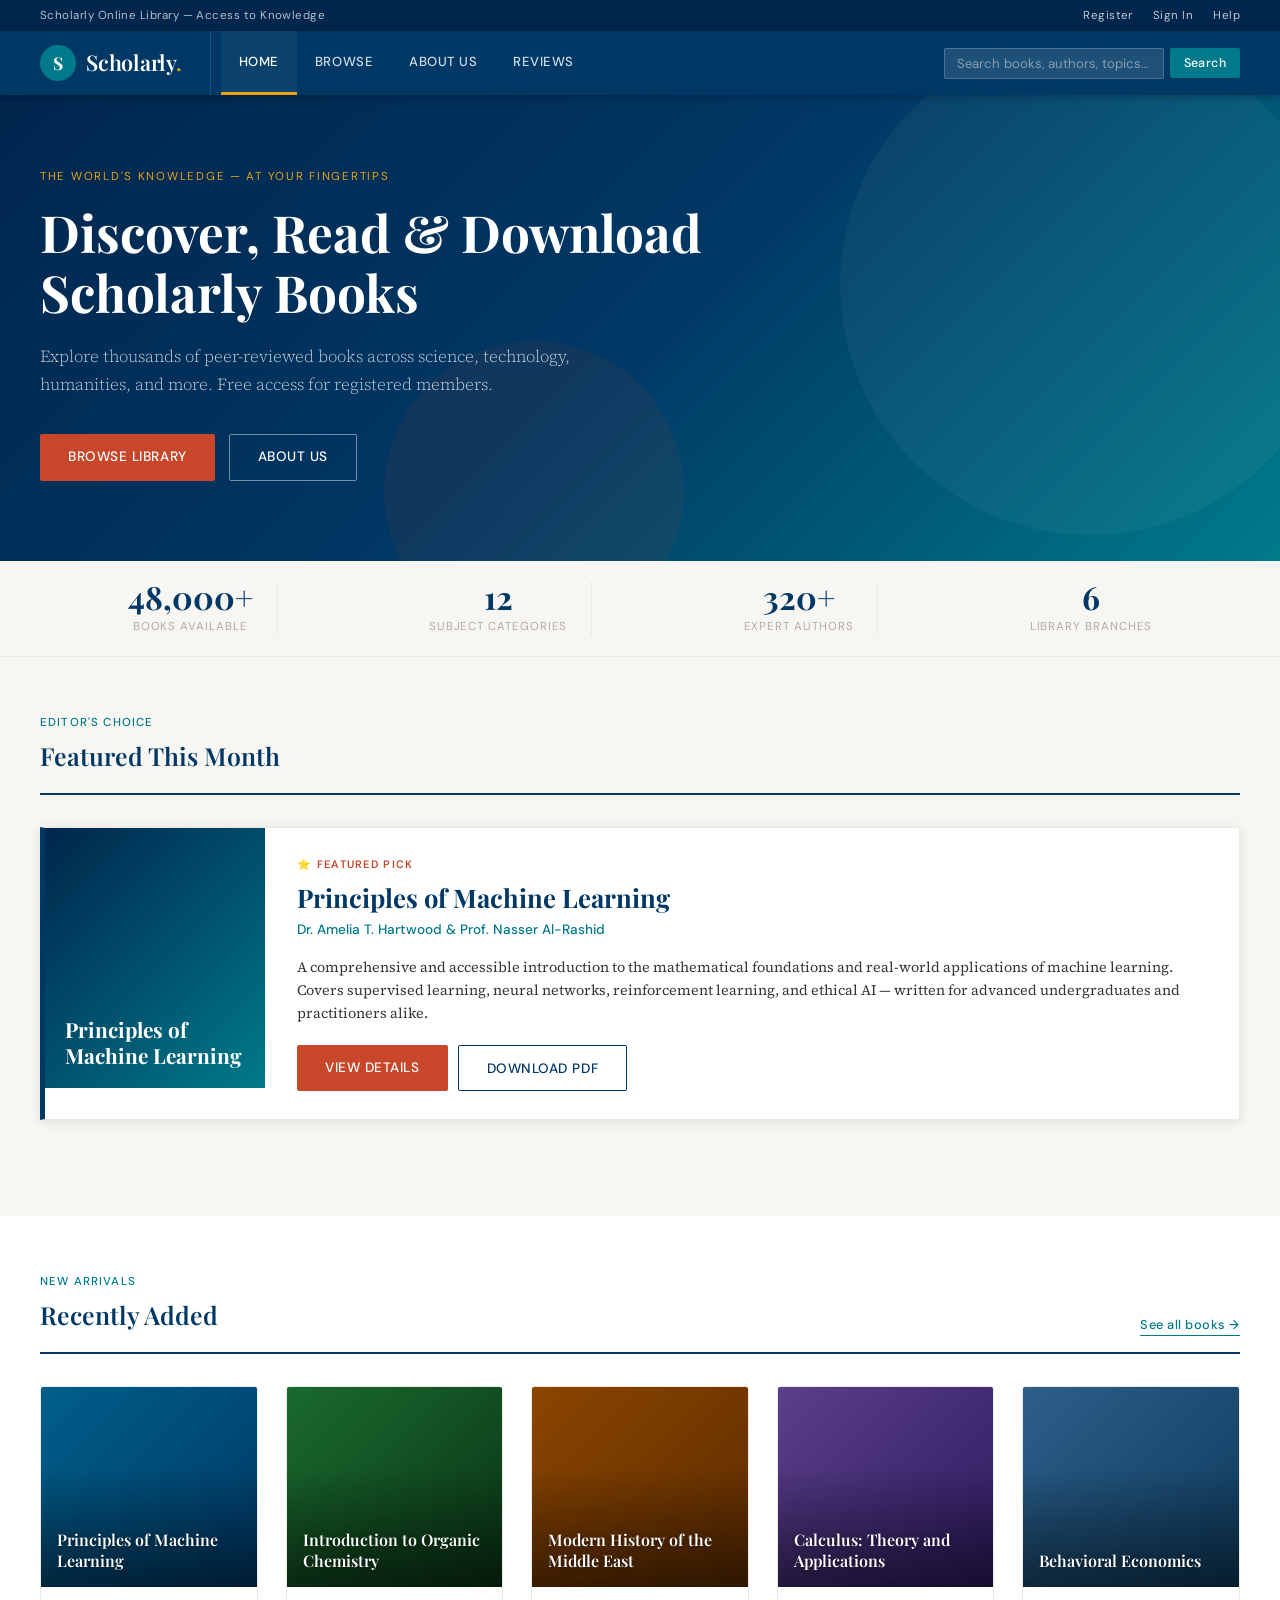
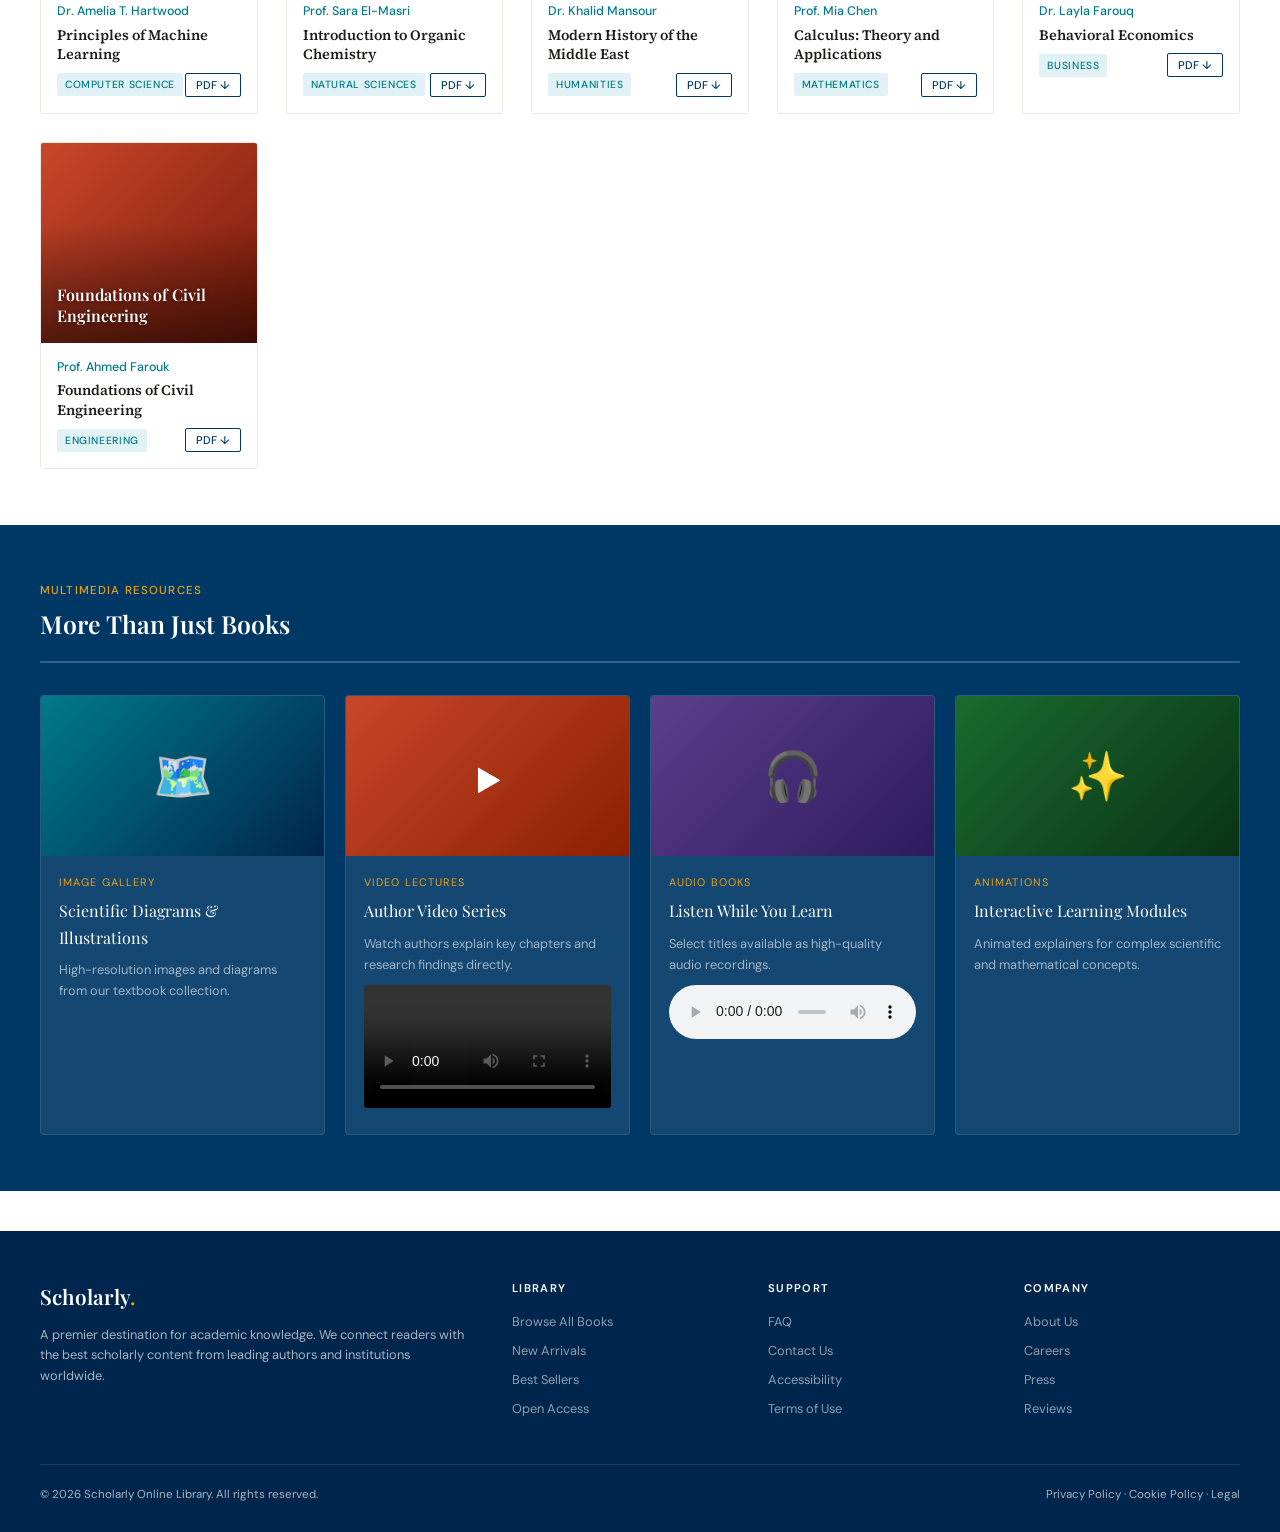
<file: index.html>
<!DOCTYPE html>
<html lang="en">
<head>
  <meta charset="UTF-8" />
  <meta name="viewport" content="width=device-width, initial-scale=1.0"/>
  <title>Scholarly – Online Library</title>
  <link rel="preconnect" href="https://fonts.googleapis.com">
  <link href="https://fonts.googleapis.com/css2?family=Playfair+Display:wght@400;600;700&family=Source+Serif+4:ital,wght@0,300;0,400;0,600;1,400&family=DM+Sans:wght@300;400;500&display=swap" rel="stylesheet">
  <link rel="stylesheet" href="css/styles.css">
  <link rel="stylesheet" href="css/home.css">
</head>
<body>

  <!-- ── Nav (shared) ── -->
  <div class="utility-bar">
    <span>Scholarly Online Library — Access to Knowledge</span>
    <div class="utility-bar-links">
      <a href="#">Register</a>
      <a href="#">Sign In</a>
      <a href="#">Help</a>
    </div>
  </div>
  <nav class="main-nav">
    <a class="nav-brand" href="index.html">
      <div class="nav-logo-icon">S</div>
      <div class="nav-brand-text">Scholarly<span>.</span></div>
    </a>
    <div class="nav-links">
      <a class="nav-link active" href="index.html">Home</a>
      <a class="nav-link" href="browse.html">Browse</a>
      <a class="nav-link" href="about.html">About Us</a>
      <a class="nav-link" href="reviews.html">Reviews</a>
    </div>
    <div class="nav-search">
      <input type="text" id="searchInput" placeholder="Search books, authors, topics…" />
      <button onclick="handleSearch()">Search</button>
    </div>
  </nav>
  <div class="toast" id="toast"><span id="toastMsg">✓ Action completed</span></div>

  <!-- ── Hero ── -->
  <section class="hero">
    <div class="hero-inner">
      <div class="hero-eyebrow">The World's Knowledge — At Your Fingertips</div>
      <h1>Discover, Read &amp; Download Scholarly Books</h1>
      <p>Explore thousands of peer-reviewed books across science, technology, humanities, and more. Free access for registered members.</p>
      <div class="hero-cta">
        <a class="btn-primary" href="browse.html">Browse Library</a>
        <a class="btn-outline" href="about.html">About Us</a>
      </div>
    </div>
  </section>

  <!-- ── Stats Bar ── -->
  <div class="stats-bar">
    <div class="stats-inner">
      <div class="stat-item">
        <div class="stat-number">48,000+</div>
        <div class="stat-label">Books Available</div>
      </div>
      <div class="stat-item">
        <div class="stat-number">12</div>
        <div class="stat-label">Subject Categories</div>
      </div>
      <div class="stat-item">
        <div class="stat-number">320+</div>
        <div class="stat-label">Expert Authors</div>
      </div>
      <div class="stat-item">
        <div class="stat-number">6</div>
        <div class="stat-label">Library Branches</div>
      </div>
    </div>
  </div>

  <!-- ── Featured Book ── -->
  <section class="section" style="background: var(--off-white);">
    <div class="section-inner">
      <div class="section-header">
        <div class="section-title"><span>Editor's Choice</span>Featured This Month</div>
      </div>
      <div class="featured-book">
        <div class="featured-cover" style="background: linear-gradient(135deg, #00264d, #007a8a);">
          <div class="featured-cover-title">Principles of Machine Learning</div>
        </div>
        <div class="featured-body">
          <div class="featured-label">⭐ Featured Pick</div>
          <div class="featured-title">Principles of Machine Learning</div>
          <div class="featured-author">Dr. Amelia T. Hartwood &amp; Prof. Nasser Al-Rashid</div>
          <p class="featured-desc">A comprehensive and accessible introduction to the mathematical foundations and real-world applications of machine learning. Covers supervised learning, neural networks, reinforcement learning, and ethical AI — written for advanced undergraduates and practitioners alike.</p>
          <div class="featured-actions">
            <a class="btn-primary" href="book-detail.html?id=ml">View Details</a>
            <button class="btn-outline" style="color:var(--navy);border-color:var(--navy);"
              onclick="downloadBook('Principles of Machine Learning')">Download PDF</button>
          </div>
        </div>
      </div>
    </div>
  </section>

  <!-- ── New Arrivals ── -->
  <section class="section">
    <div class="section-inner">
      <div class="section-header">
        <div class="section-title"><span>New Arrivals</span>Recently Added</div>
        <a class="see-all-link" href="browse.html">See all books →</a>
      </div>
      <div class="books-grid" id="home-books-grid"></div>
    </div>
  </section>

  <!-- ── Multimedia ── -->
  <section class="section" style="background: var(--navy); color: white;">
    <div class="section-inner">
      <div class="section-header" style="border-bottom-color: rgba(255,255,255,0.2);">
        <div class="section-title" style="color:white;">
          <span style="color:var(--gold);">Multimedia Resources</span>
          More Than Just Books
        </div>
      </div>
      <div class="media-grid">

        <div class="media-card">
          <div class="media-thumb" style="background:linear-gradient(135deg,#007a8a,#00264d);">🗺️</div>
          <div class="media-body">
            <div class="media-label">Image Gallery</div>
            <div class="media-title">Scientific Diagrams &amp; Illustrations</div>
            <div class="media-desc">High-resolution images and diagrams from our textbook collection.</div>
          </div>
        </div>

        <div class="media-card">
          <div class="media-thumb" style="background:linear-gradient(135deg,#c8472b,#8b2000);">▶️</div>
          <div class="media-body">
            <div class="media-label">Video Lectures</div>
            <div class="media-title">Author Video Series</div>
            <div class="media-desc">Watch authors explain key chapters and research findings directly.</div>
            <video style="width:100%;border-radius:3px;margin-top:10px;" controls>
              <source src="" type="video/mp4">
              <p style="font-size:0.75rem;color:rgba(255,255,255,0.4);margin-top:4px;">Sample video — upload your video file here.</p>
            </video>
          </div>
        </div>

        <div class="media-card">
          <div class="media-thumb" style="background:linear-gradient(135deg,#5b3f8a,#2d1a5e);">🎧</div>
          <div class="media-body">
            <div class="media-label">Audio Books</div>
            <div class="media-title">Listen While You Learn</div>
            <div class="media-desc">Select titles available as high-quality audio recordings.</div>
            <audio style="width:100%;margin-top:10px;" controls>
              <source src="" type="audio/mpeg">
              <p style="font-size:0.75rem;color:rgba(255,255,255,0.4);margin-top:4px;">Sample audio — upload your audio file here.</p>
            </audio>
          </div>
        </div>

        <div class="media-card">
          <div class="media-thumb" style="background:linear-gradient(135deg,#1a6b2f,#0a3315);">✨</div>
          <div class="media-body">
            <div class="media-label">Animations</div>
            <div class="media-title">Interactive Learning Modules</div>
            <div class="media-desc">Animated explainers for complex scientific and mathematical concepts.</div>
          </div>
        </div>

      </div>
    </div>
  </section>

  <!-- ── Footer ── -->
  <footer>
    <div class="footer-inner">
      <div class="footer-grid">
        <div class="footer-brand">
          <div class="brand-name">Scholarly<span>.</span></div>
          <p>A premier destination for academic knowledge. We connect readers with the best scholarly content from leading authors and institutions worldwide.</p>
        </div>
        <div class="footer-col">
          <h5>Library</h5>
          <a href="browse.html">Browse All Books</a>
          <a href="browse.html">New Arrivals</a>
          <a href="browse.html">Best Sellers</a>
          <a href="browse.html">Open Access</a>
        </div>
        <div class="footer-col">
          <h5>Support</h5>
          <a href="#">FAQ</a>
          <a href="#">Contact Us</a>
          <a href="#">Accessibility</a>
          <a href="#">Terms of Use</a>
        </div>
        <div class="footer-col">
          <h5>Company</h5>
          <a href="about.html">About Us</a>
          <a href="#">Careers</a>
          <a href="#">Press</a>
          <a href="reviews.html">Reviews</a>
        </div>
      </div>
      <div class="footer-bottom">
        <span>© 2026 Scholarly Online Library. All rights reserved.</span>
        <span>Privacy Policy · Cookie Policy · Legal</span>
      </div>
    </div>
  </footer>

  <script src="js/shared.js"></script>
  <script src="js/home.js"></script>
</body>
</html>
</file>
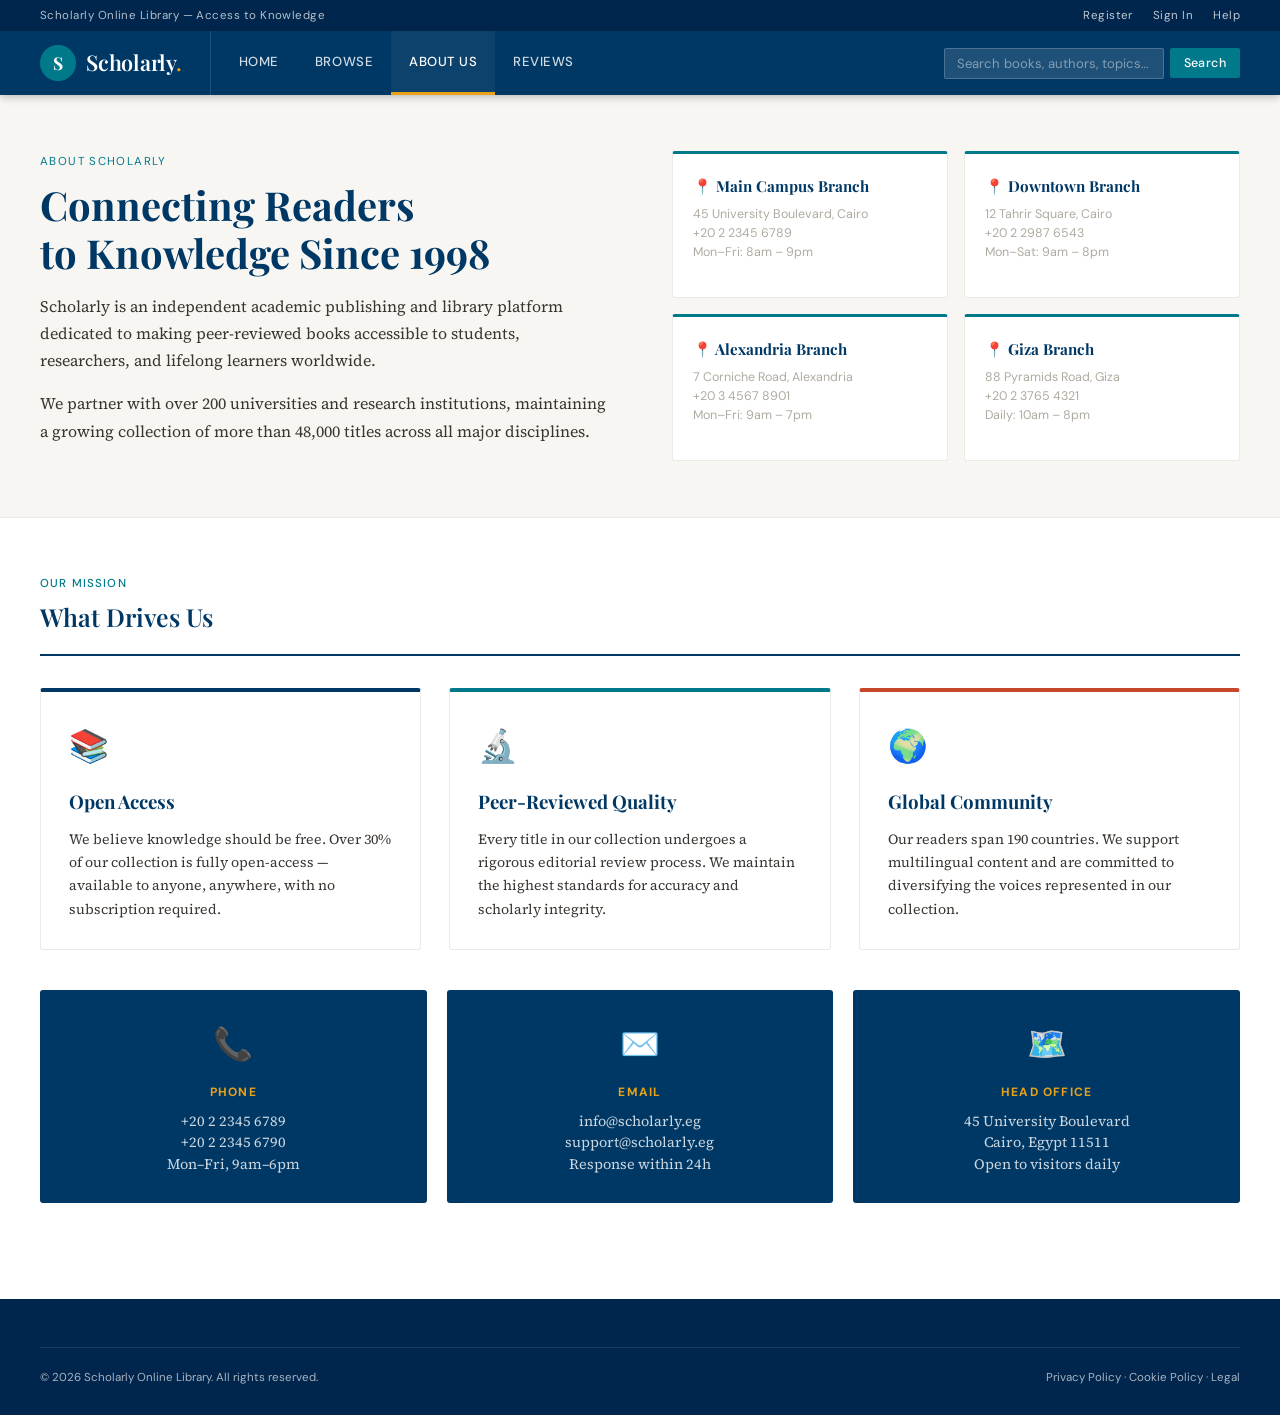
<file: about.html>
<!DOCTYPE html>
<html lang="en">
<head>
  <meta charset="UTF-8" />
  <meta name="viewport" content="width=device-width, initial-scale=1.0"/>
  <title>Scholarly – About Us</title>
  <link rel="preconnect" href="https://fonts.googleapis.com">
  <link href="https://fonts.googleapis.com/css2?family=Playfair+Display:wght@400;600;700&family=Source+Serif+4:ital,wght@0,300;0,400;0,600;1,400&family=DM+Sans:wght@300;400;500&display=swap" rel="stylesheet">
  <link rel="stylesheet" href="css/styles.css">
  <link rel="stylesheet" href="css/about.css">
</head>
<body>

  <!-- ── Nav ── -->
  <div class="utility-bar">
    <span>Scholarly Online Library — Access to Knowledge</span>
    <div class="utility-bar-links">
      <a href="#">Register</a>
      <a href="#">Sign In</a>
      <a href="#">Help</a>
    </div>
  </div>
  <nav class="main-nav">
    <a class="nav-brand" href="index.html">
      <div class="nav-logo-icon">S</div>
      <div class="nav-brand-text">Scholarly<span>.</span></div>
    </a>
    <div class="nav-links">
      <a class="nav-link" href="index.html">Home</a>
      <a class="nav-link" href="browse.html">Browse</a>
      <a class="nav-link active" href="about.html">About Us</a>
      <a class="nav-link" href="reviews.html">Reviews</a>
    </div>
    <div class="nav-search">
      <input type="text" id="searchInput" placeholder="Search books, authors, topics…" />
      <button onclick="handleSearch()">Search</button>
    </div>
  </nav>
  <div class="toast" id="toast"><span id="toastMsg">✓ Action completed</span></div>

  <!-- ── About Hero ── -->
  <section class="about-hero">
    <div class="about-hero-inner">
      <div>
        <div class="about-eyebrow">About Scholarly</div>
        <h1>Connecting Readers<br/>to Knowledge Since 1998</h1>
        <p>Scholarly is an independent academic publishing and library platform dedicated to making peer-reviewed books accessible to students, researchers, and lifelong learners worldwide.</p>
        <p>We partner with over 200 universities and research institutions, maintaining a growing collection of more than 48,000 titles across all major disciplines.</p>
      </div>
      <div class="branches-grid">
        <div class="branch-card">
          <h4>📍 Main Campus Branch</h4>
          <p>45 University Boulevard, Cairo<br/>+20 2 2345 6789<br/>Mon–Fri: 8am – 9pm</p>
        </div>
        <div class="branch-card">
          <h4>📍 Downtown Branch</h4>
          <p>12 Tahrir Square, Cairo<br/>+20 2 2987 6543<br/>Mon–Sat: 9am – 8pm</p>
        </div>
        <div class="branch-card">
          <h4>📍 Alexandria Branch</h4>
          <p>7 Corniche Road, Alexandria<br/>+20 3 4567 8901<br/>Mon–Fri: 9am – 7pm</p>
        </div>
        <div class="branch-card">
          <h4>📍 Giza Branch</h4>
          <p>88 Pyramids Road, Giza<br/>+20 2 3765 4321<br/>Daily: 10am – 8pm</p>
        </div>
      </div>
    </div>
  </section>

  <!-- ── Mission ── -->
  <section class="section">
    <div class="section-inner">
      <div class="section-header">
        <div class="section-title"><span>Our Mission</span>What Drives Us</div>
      </div>
      <div class="mission-grid">
        <div class="mission-card" style="border-top-color:var(--navy);">
          <div class="mission-icon">📚</div>
          <h3>Open Access</h3>
          <p>We believe knowledge should be free. Over 30% of our collection is fully open-access — available to anyone, anywhere, with no subscription required.</p>
        </div>
        <div class="mission-card" style="border-top-color:var(--teal);">
          <div class="mission-icon">🔬</div>
          <h3>Peer-Reviewed Quality</h3>
          <p>Every title in our collection undergoes a rigorous editorial review process. We maintain the highest standards for accuracy and scholarly integrity.</p>
        </div>
        <div class="mission-card" style="border-top-color:var(--accent);">
          <div class="mission-icon">🌍</div>
          <h3>Global Community</h3>
          <p>Our readers span 190 countries. We support multilingual content and are committed to diversifying the voices represented in our collection.</p>
        </div>
      </div>

      <!-- ── Contact ── -->
      <div class="contact-grid">
        <div class="contact-card">
          <div class="contact-icon">📞</div>
          <h4>Phone</h4>
          <p>+20 2 2345 6789<br/>+20 2 2345 6790<br/>Mon–Fri, 9am–6pm</p>
        </div>
        <div class="contact-card">
          <div class="contact-icon">✉️</div>
          <h4>Email</h4>
          <p>info@scholarly.eg<br/>support@scholarly.eg<br/>Response within 24h</p>
        </div>
        <div class="contact-card">
          <div class="contact-icon">🗺️</div>
          <h4>Head Office</h4>
          <p>45 University Boulevard<br/>Cairo, Egypt 11511<br/>Open to visitors daily</p>
        </div>
      </div>
    </div>
  </section>

  <!-- ── Footer ── -->
  <footer>
    <div class="footer-inner">
      <div class="footer-bottom">
        <span>© 2026 Scholarly Online Library. All rights reserved.</span>
        <span>Privacy Policy · Cookie Policy · Legal</span>
      </div>
    </div>
  </footer>

  <script src="js/shared.js"></script>
</body>
</html>
</file>
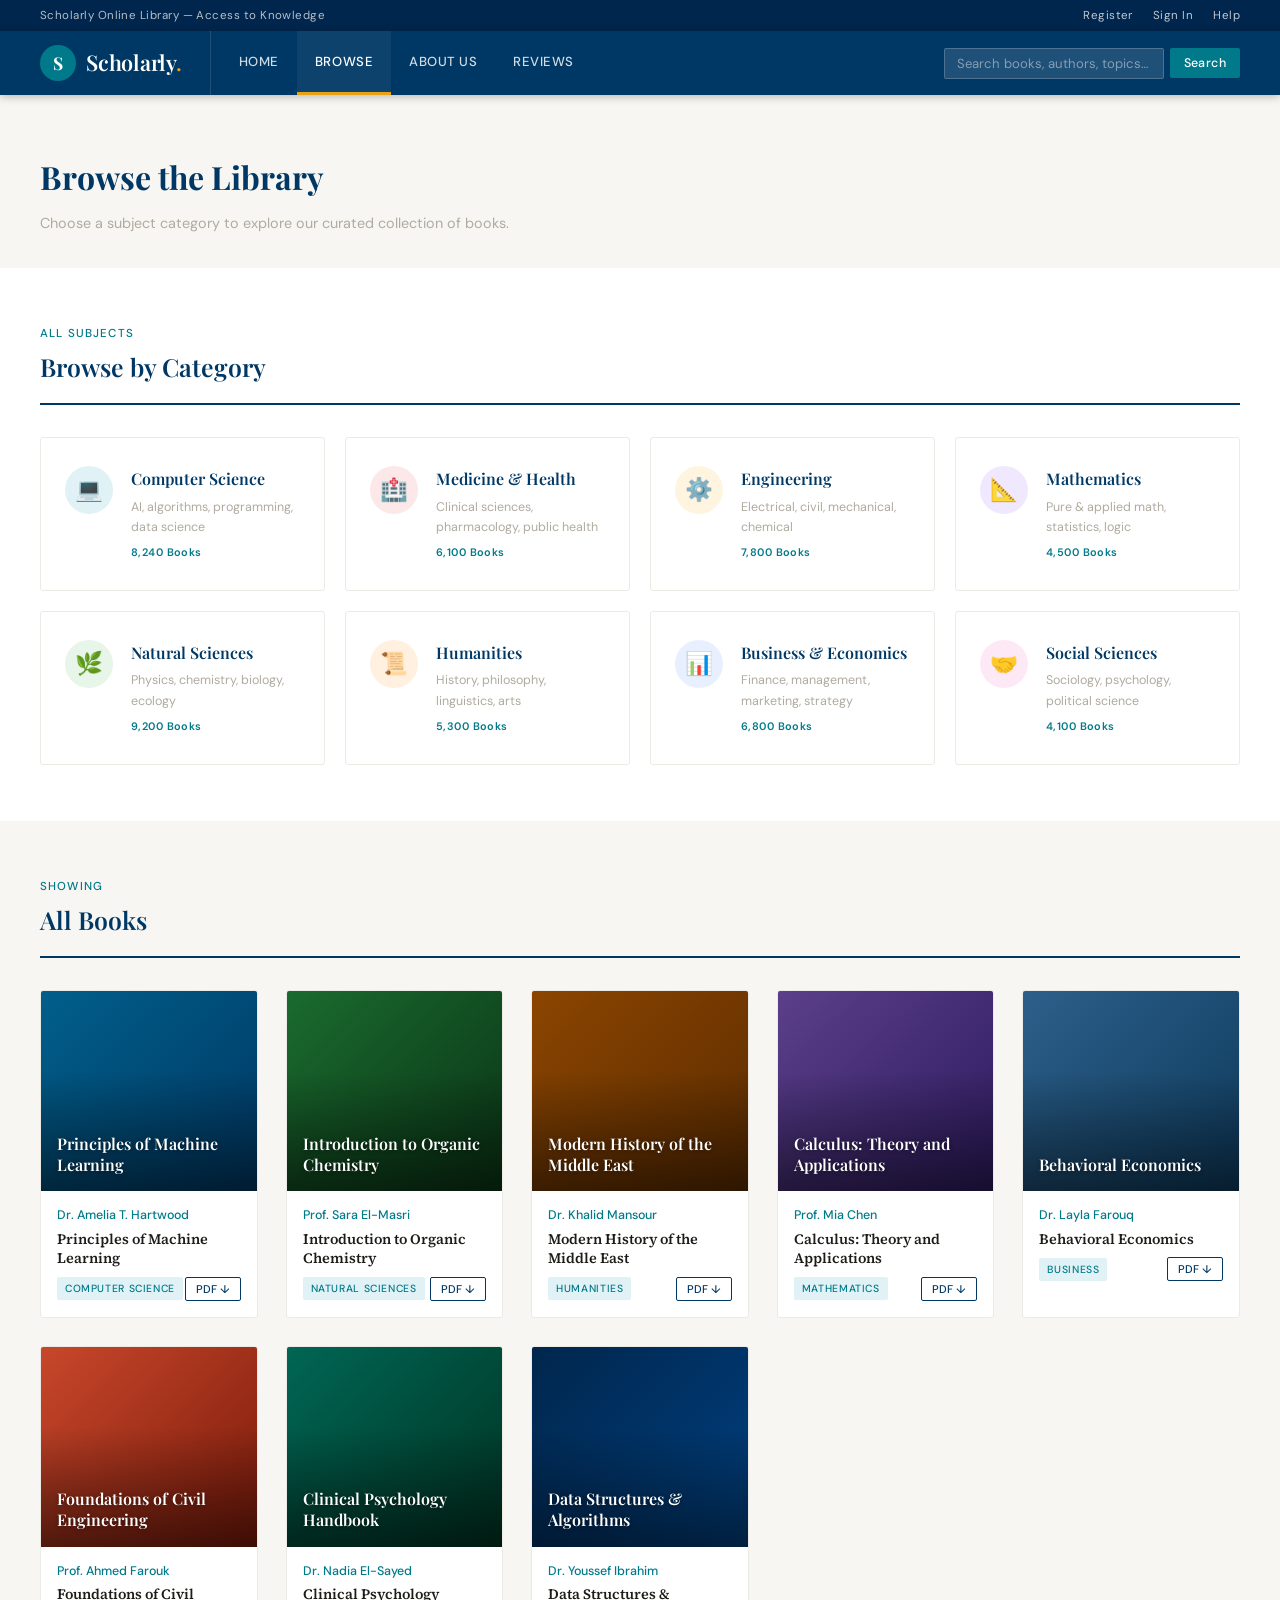
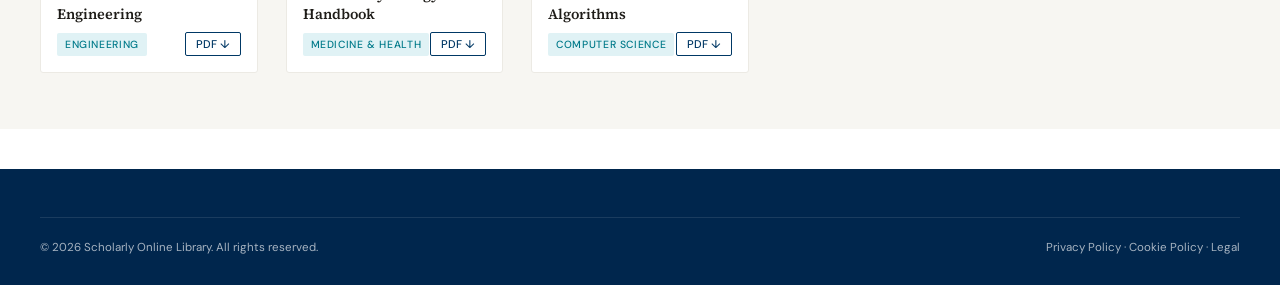
<file: browse.html>
<!DOCTYPE html>
<html lang="en">
<head>
  <meta charset="UTF-8" />
  <meta name="viewport" content="width=device-width, initial-scale=1.0"/>
  <title>Scholarly – Browse Library</title>
  <link rel="preconnect" href="https://fonts.googleapis.com">
  <link href="https://fonts.googleapis.com/css2?family=Playfair+Display:wght@400;600;700&family=Source+Serif+4:ital,wght@0,300;0,400;0,600;1,400&family=DM+Sans:wght@300;400;500&display=swap" rel="stylesheet">
  <link rel="stylesheet" href="css/styles.css">
  <link rel="stylesheet" href="css/browse.css">
</head>
<body>

  <!-- ── Nav ── -->
  <div class="utility-bar">
    <span>Scholarly Online Library — Access to Knowledge</span>
    <div class="utility-bar-links">
      <a href="#">Register</a>
      <a href="#">Sign In</a>
      <a href="#">Help</a>
    </div>
  </div>
  <nav class="main-nav">
    <a class="nav-brand" href="index.html">
      <div class="nav-logo-icon">S</div>
      <div class="nav-brand-text">Scholarly<span>.</span></div>
    </a>
    <div class="nav-links">
      <a class="nav-link" href="index.html">Home</a>
      <a class="nav-link active" href="browse.html">Browse</a>
      <a class="nav-link" href="about.html">About Us</a>
      <a class="nav-link" href="reviews.html">Reviews</a>
    </div>
    <div class="nav-search">
      <input type="text" id="searchInput" placeholder="Search books, authors, topics…" />
      <button onclick="handleSearch()">Search</button>
    </div>
  </nav>
  <div class="toast" id="toast"><span id="toastMsg">✓ Action completed</span></div>

  <!-- ── Page Header ── -->
  <section class="section" style="background:var(--off-white); padding-bottom:32px;">
    <div class="section-inner">
      <h1 style="font-family:var(--font-display);font-size:2rem;color:var(--navy);margin-bottom:8px;">Browse the Library</h1>
      <p style="font-family:var(--font-ui);color:var(--mid-gray);font-size:0.9rem;">Choose a subject category to explore our curated collection of books.</p>
    </div>
  </section>

  <!-- ── Categories ── -->
  <section class="section">
    <div class="section-inner">
      <div class="section-header">
        <div class="section-title"><span>All Subjects</span>Browse by Category</div>
      </div>
      <div class="categories-grid">
        <div class="category-card" data-category="Computer Science">
          <div class="category-icon" style="background:#e0f2f5;">💻</div>
          <div class="category-info">
            <h3>Computer Science</h3>
            <p>AI, algorithms, programming, data science</p>
            <div class="category-count">8,240 Books</div>
          </div>
        </div>
        <div class="category-card" data-category="Medicine &amp; Health">
          <div class="category-icon" style="background:#fce8e8;">🏥</div>
          <div class="category-info">
            <h3>Medicine &amp; Health</h3>
            <p>Clinical sciences, pharmacology, public health</p>
            <div class="category-count">6,100 Books</div>
          </div>
        </div>
        <div class="category-card" data-category="Engineering">
          <div class="category-icon" style="background:#fff4e0;">⚙️</div>
          <div class="category-info">
            <h3>Engineering</h3>
            <p>Electrical, civil, mechanical, chemical</p>
            <div class="category-count">7,800 Books</div>
          </div>
        </div>
        <div class="category-card" data-category="Mathematics">
          <div class="category-icon" style="background:#f0e8ff;">📐</div>
          <div class="category-info">
            <h3>Mathematics</h3>
            <p>Pure &amp; applied math, statistics, logic</p>
            <div class="category-count">4,500 Books</div>
          </div>
        </div>
        <div class="category-card" data-category="Natural Sciences">
          <div class="category-icon" style="background:#e8f5e9;">🌿</div>
          <div class="category-info">
            <h3>Natural Sciences</h3>
            <p>Physics, chemistry, biology, ecology</p>
            <div class="category-count">9,200 Books</div>
          </div>
        </div>
        <div class="category-card" data-category="Humanities">
          <div class="category-icon" style="background:#fff0e0;">📜</div>
          <div class="category-info">
            <h3>Humanities</h3>
            <p>History, philosophy, linguistics, arts</p>
            <div class="category-count">5,300 Books</div>
          </div>
        </div>
        <div class="category-card" data-category="Business">
          <div class="category-icon" style="background:#e8f0ff;">📊</div>
          <div class="category-info">
            <h3>Business &amp; Economics</h3>
            <p>Finance, management, marketing, strategy</p>
            <div class="category-count">6,800 Books</div>
          </div>
        </div>
        <div class="category-card" data-category="Social Sciences">
          <div class="category-icon" style="background:#fde8f5;">🤝</div>
          <div class="category-info">
            <h3>Social Sciences</h3>
            <p>Sociology, psychology, political science</p>
            <div class="category-count">4,100 Books</div>
          </div>
        </div>
      </div>
    </div>
  </section>

  <!-- ── Book Results ── -->
  <section class="section" style="background:var(--off-white);">
    <div class="section-inner">
      <div class="section-header">
        <div class="section-title" id="category-heading"><span>Showing</span>All Books</div>
      </div>
      <div class="books-grid" id="menu-books-grid"></div>
    </div>
  </section>

  <!-- ── Footer ── -->
  <footer>
    <div class="footer-inner">
      <div class="footer-bottom">
        <span>© 2026 Scholarly Online Library. All rights reserved.</span>
        <span>Privacy Policy · Cookie Policy · Legal</span>
      </div>
    </div>
  </footer>

  <script src="js/shared.js"></script>
  <script src="js/browse.js"></script>
</body>
</html>
</file>
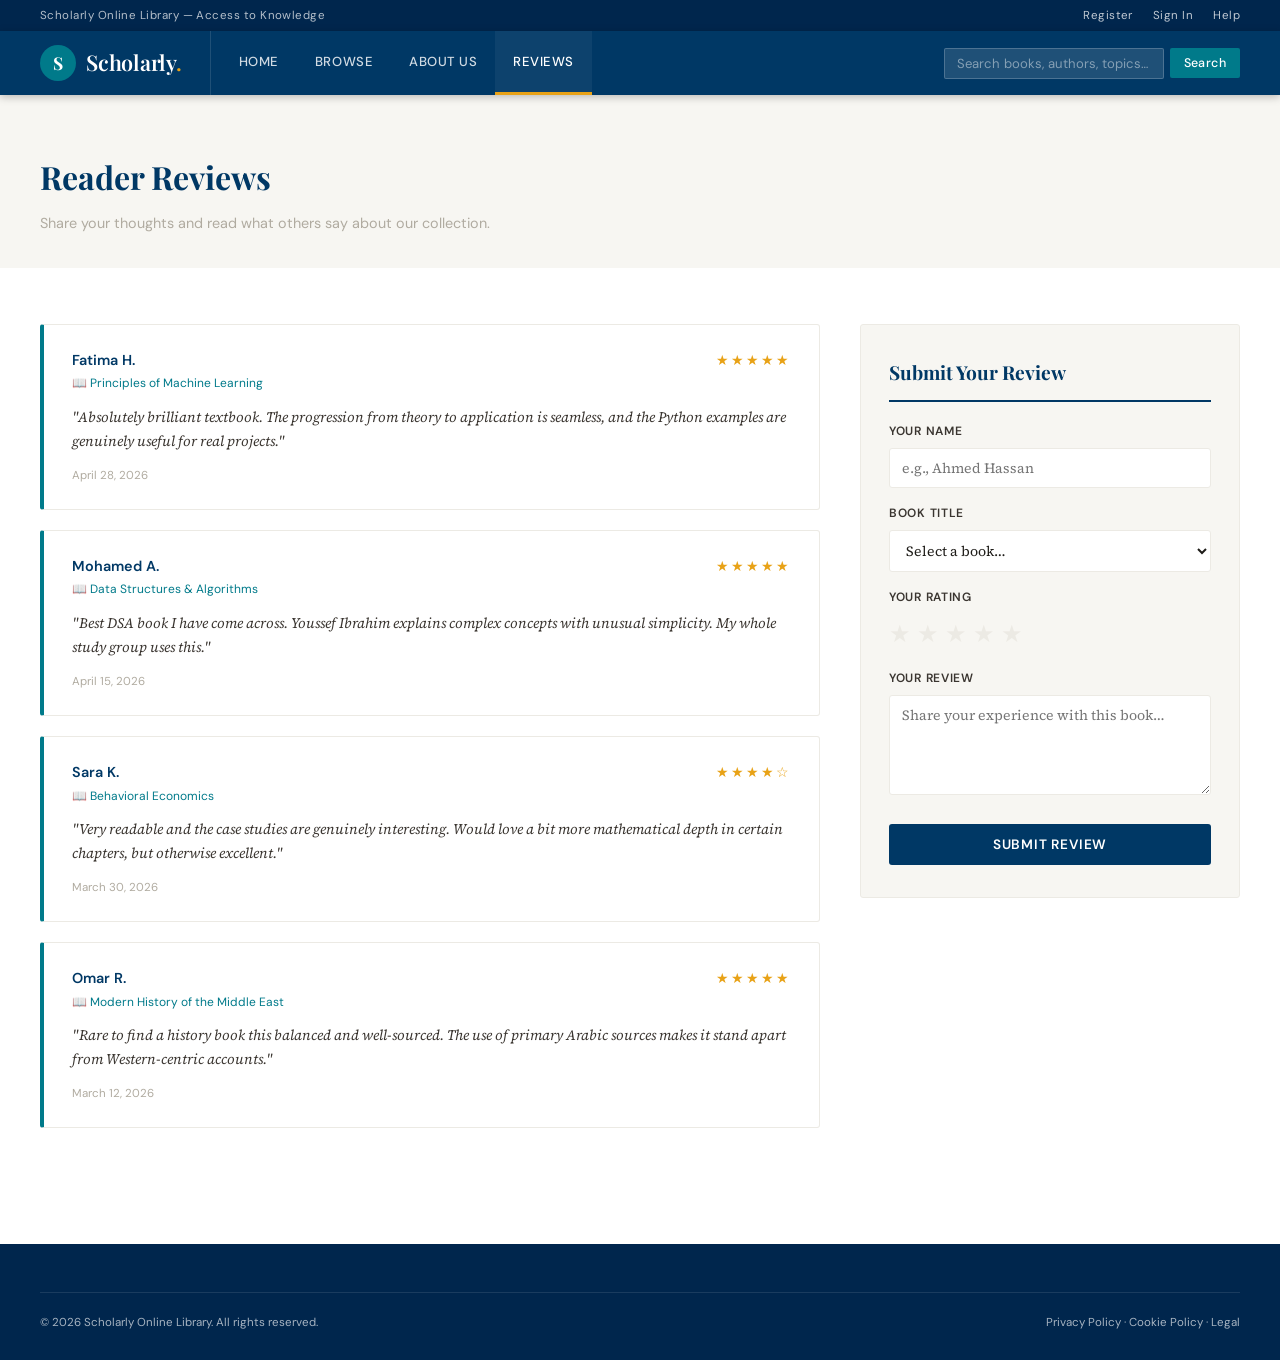
<file: reviews.html>
<!DOCTYPE html>
<html lang="en">
<head>
  <meta charset="UTF-8" />
  <meta name="viewport" content="width=device-width, initial-scale=1.0"/>
  <title>Scholarly – Reviews</title>
  <link rel="preconnect" href="https://fonts.googleapis.com">
  <link href="https://fonts.googleapis.com/css2?family=Playfair+Display:wght@400;600;700&family=Source+Serif+4:ital,wght@0,300;0,400;0,600;1,400&family=DM+Sans:wght@300;400;500&display=swap" rel="stylesheet">
  <link rel="stylesheet" href="css/styles.css">
  <link rel="stylesheet" href="css/reviews.css">
</head>
<body>

  <!-- ── Nav ── -->
  <div class="utility-bar">
    <span>Scholarly Online Library — Access to Knowledge</span>
    <div class="utility-bar-links">
      <a href="#">Register</a>
      <a href="#">Sign In</a>
      <a href="#">Help</a>
    </div>
  </div>
  <nav class="main-nav">
    <a class="nav-brand" href="index.html">
      <div class="nav-logo-icon">S</div>
      <div class="nav-brand-text">Scholarly<span>.</span></div>
    </a>
    <div class="nav-links">
      <a class="nav-link" href="index.html">Home</a>
      <a class="nav-link" href="browse.html">Browse</a>
      <a class="nav-link" href="about.html">About Us</a>
      <a class="nav-link active" href="reviews.html">Reviews</a>
    </div>
    <div class="nav-search">
      <input type="text" id="searchInput" placeholder="Search books, authors, topics…" />
      <button onclick="handleSearch()">Search</button>
    </div>
  </nav>
  <div class="toast" id="toast"><span id="toastMsg">✓ Action completed</span></div>

  <!-- ── Page Header ── -->
  <section class="section" style="background:var(--off-white); padding-bottom:32px;">
    <div class="section-inner">
      <h1 style="font-family:var(--font-display);font-size:2rem;color:var(--navy);margin-bottom:8px;">Reader Reviews</h1>
      <p style="font-family:var(--font-ui);color:var(--mid-gray);font-size:0.9rem;">Share your thoughts and read what others say about our collection.</p>
    </div>
  </section>

  <!-- ── Reviews Layout ── -->
  <section class="section">
    <div class="section-inner reviews-layout">

      <!-- Review List -->
      <div id="reviews-list"></div>

      <!-- Submit Form -->
      <div class="review-form-panel">
        <h3>Submit Your Review</h3>
        <div class="form-group">
          <label>Your Name</label>
          <input type="text" id="review-name" placeholder="e.g., Ahmed Hassan" />
        </div>
        <div class="form-group">
          <label>Book Title</label>
          <select id="review-book">
            <option value="">Select a book…</option>
            <option>Principles of Machine Learning</option>
            <option>Introduction to Organic Chemistry</option>
            <option>Modern History of the Middle East</option>
            <option>Calculus: Theory and Applications</option>
            <option>Behavioral Economics</option>
            <option>Foundations of Civil Engineering</option>
            <option>Clinical Psychology Handbook</option>
            <option>Data Structures &amp; Algorithms</option>
          </select>
        </div>
        <div class="form-group">
          <label>Your Rating</label>
          <div class="star-rating" id="starRating">
            <span onclick="setRating(1)">★</span>
            <span onclick="setRating(2)">★</span>
            <span onclick="setRating(3)">★</span>
            <span onclick="setRating(4)">★</span>
            <span onclick="setRating(5)">★</span>
          </div>
        </div>
        <div class="form-group">
          <label>Your Review</label>
          <textarea id="review-text" placeholder="Share your experience with this book…"></textarea>
        </div>
        <button class="submit-btn" onclick="submitReview()">Submit Review</button>
      </div>

    </div>
  </section>

  <!-- ── Footer ── -->
  <footer>
    <div class="footer-inner">
      <div class="footer-bottom">
        <span>© 2026 Scholarly Online Library. All rights reserved.</span>
        <span>Privacy Policy · Cookie Policy · Legal</span>
      </div>
    </div>
  </footer>

  <script src="js/shared.js"></script>
  <script src="js/reviews.js"></script>
</body>
</html>
</file>
<file: css/styles.css>
/* ─── CSS Variables ─────────────────────────────────────────── */
:root {
  --navy:        #003865;
  --navy-dark:   #00264d;
  --teal:        #007a8a;
  --teal-light:  #e0f2f5;
  --accent:      #c8472b;
  --gold:        #e8a217;
  --white:       #ffffff;
  --off-white:   #f7f6f2;
  --light-gray:  #eceae4;
  --mid-gray:    #b0aba0;
  --dark-gray:   #3a3530;
  --text:        #1e1c18;

  --font-display: 'Playfair Display', Georgia, serif;
  --font-body:    'Source Serif 4', Georgia, serif;
  --font-ui:      'DM Sans', Helvetica, sans-serif;

  --radius:    3px;
  --shadow:    0 2px 12px rgba(0,0,0,0.10);
  --shadow-lg: 0 8px 32px rgba(0,0,0,0.14);
}

/* ─── Reset ─────────────────────────────────────────────────── */
*, *::before, *::after { box-sizing: border-box; margin: 0; padding: 0; }
html  { scroll-behavior: smooth; }
body  {
  font-family: var(--font-body);
  color: var(--text);
  background: var(--white);
  line-height: 1.65;
}
a   { color: inherit; text-decoration: none; }
img { max-width: 100%; display: block; }
ul  { list-style: none; }

/* ─── Utility Bar ────────────────────────────────────────────── */
.utility-bar {
  background: var(--navy-dark);
  color: rgba(255,255,255,0.7);
  font-family: var(--font-ui);
  font-size: 0.72rem;
  letter-spacing: 0.04em;
  padding: 6px 40px;
  display: flex;
  justify-content: space-between;
  align-items: center;
}
.utility-bar a { color: rgba(255,255,255,0.75); transition: color 0.2s; }
.utility-bar a:hover { color: var(--white); }
.utility-bar-links { display: flex; gap: 20px; }

/* ─── Main Nav ───────────────────────────────────────────────── */
.main-nav {
  background: var(--navy);
  padding: 0 40px;
  display: flex;
  align-items: stretch;
  position: sticky;
  top: 0;
  z-index: 100;
  box-shadow: 0 2px 8px rgba(0,0,0,0.25);
}
.nav-brand {
  display: flex;
  align-items: center;
  gap: 10px;
  padding: 14px 28px 14px 0;
  border-right: 1px solid rgba(255,255,255,0.12);
  margin-right: 10px;
  cursor: pointer;
  text-decoration: none;
}
.nav-logo-icon {
  width: 36px; height: 36px;
  background: var(--teal);
  border-radius: 50%;
  display: flex; align-items: center; justify-content: center;
  font-family: var(--font-display);
  color: white; font-size: 1.1rem; font-weight: 700;
}
.nav-brand-text {
  font-family: var(--font-display);
  color: var(--white);
  font-size: 1.35rem;
  font-weight: 600;
  letter-spacing: -0.01em;
}
.nav-brand-text span { color: var(--gold); }
.nav-links {
  display: flex;
  align-items: stretch;
  flex: 1;
}
.nav-link {
  font-family: var(--font-ui);
  font-size: 0.82rem;
  font-weight: 500;
  letter-spacing: 0.04em;
  text-transform: uppercase;
  color: rgba(255,255,255,0.82);
  padding: 0 18px;
  display: flex;
  align-items: center;
  border-bottom: 3px solid transparent;
  transition: color 0.2s, border-color 0.2s, background 0.2s;
  cursor: pointer;
  text-decoration: none;
}
.nav-link:hover, .nav-link.active {
  color: var(--white);
  border-bottom-color: var(--gold);
  background: rgba(255,255,255,0.05);
}
.nav-search {
  display: flex;
  align-items: center;
  margin-left: auto;
  padding: 10px 0;
  gap: 6px;
}
.nav-search input {
  background: rgba(255,255,255,0.12);
  border: 1px solid rgba(255,255,255,0.2);
  border-radius: 2px;
  color: white;
  font-family: var(--font-ui);
  font-size: 0.82rem;
  padding: 6px 12px;
  width: 220px;
  outline: none;
  transition: background 0.2s, border-color 0.2s;
}
.nav-search input::placeholder { color: rgba(255,255,255,0.45); }
.nav-search input:focus {
  background: rgba(255,255,255,0.18);
  border-color: var(--teal);
}
.nav-search button {
  background: var(--teal);
  border: none;
  color: white;
  padding: 7px 14px;
  font-family: var(--font-ui);
  font-size: 0.78rem;
  font-weight: 500;
  cursor: pointer;
  border-radius: 2px;
  letter-spacing: 0.03em;
  transition: background 0.2s;
}
.nav-search button:hover { background: #006070; }

/* ─── Sections ───────────────────────────────────────────────── */
.section { padding: 56px 40px; }
.section-inner { max-width: 1200px; margin: 0 auto; }
.section-header {
  display: flex;
  justify-content: space-between;
  align-items: flex-end;
  margin-bottom: 32px;
  padding-bottom: 16px;
  border-bottom: 2px solid var(--navy);
}
.section-title {
  font-family: var(--font-display);
  font-size: 1.55rem;
  font-weight: 600;
  color: var(--navy);
}
.section-title span {
  display: block;
  font-family: var(--font-ui);
  font-size: 0.72rem;
  letter-spacing: 0.1em;
  text-transform: uppercase;
  color: var(--teal);
  font-weight: 500;
  margin-bottom: 4px;
}
.see-all-link {
  font-family: var(--font-ui);
  font-size: 0.8rem;
  color: var(--teal);
  font-weight: 500;
  letter-spacing: 0.04em;
  border-bottom: 1px solid var(--teal);
  cursor: pointer;
  transition: color 0.2s;
  text-decoration: none;
}
.see-all-link:hover { color: var(--navy); border-color: var(--navy); }

/* ─── Book Cards ─────────────────────────────────────────────── */
.books-grid {
  display: grid;
  grid-template-columns: repeat(auto-fill, minmax(200px, 1fr));
  gap: 28px;
}
.book-card {
  background: var(--white);
  border: 1px solid var(--light-gray);
  border-radius: var(--radius);
  overflow: hidden;
  transition: box-shadow 0.25s, transform 0.2s;
  cursor: pointer;
  text-decoration: none;
  display: block;
  color: inherit;
}
.book-card:hover {
  box-shadow: var(--shadow-lg);
  transform: translateY(-3px);
}
.book-cover {
  height: 200px;
  display: flex;
  align-items: flex-end;
  padding: 16px;
  position: relative;
  overflow: hidden;
}
.book-cover-title {
  font-family: var(--font-display);
  font-size: 1rem;
  font-weight: 600;
  color: white;
  line-height: 1.3;
  position: relative;
  z-index: 1;
  text-shadow: 0 1px 4px rgba(0,0,0,0.4);
}
.book-cover::after {
  content: '';
  position: absolute;
  inset: 0;
  background: linear-gradient(to top, rgba(0,0,0,0.5) 0%, transparent 60%);
}
.book-info { padding: 14px 16px 16px; }
.book-author {
  font-family: var(--font-ui);
  font-size: 0.78rem;
  color: var(--teal);
  font-weight: 500;
  margin-bottom: 4px;
}
.book-title {
  font-family: var(--font-body);
  font-size: 0.9rem;
  font-weight: 600;
  color: var(--text);
  margin-bottom: 8px;
  line-height: 1.35;
}
.book-meta {
  display: flex;
  justify-content: space-between;
  align-items: center;
}
.book-badge {
  font-family: var(--font-ui);
  font-size: 0.65rem;
  letter-spacing: 0.06em;
  text-transform: uppercase;
  background: var(--teal-light);
  color: var(--teal);
  padding: 3px 8px;
  border-radius: 2px;
  font-weight: 500;
}
.book-download-btn {
  background: none;
  border: 1px solid var(--navy);
  color: var(--navy);
  font-family: var(--font-ui);
  font-size: 0.7rem;
  padding: 4px 10px;
  border-radius: 2px;
  cursor: pointer;
  font-weight: 500;
  transition: background 0.2s, color 0.2s;
}
.book-download-btn:hover { background: var(--navy); color: white; }

/* ─── Buttons ────────────────────────────────────────────────── */
.btn-primary {
  background: var(--accent);
  color: white;
  font-family: var(--font-ui);
  font-size: 0.85rem;
  font-weight: 500;
  padding: 12px 28px;
  border: none;
  border-radius: 2px;
  cursor: pointer;
  letter-spacing: 0.04em;
  transition: background 0.2s, transform 0.15s;
  text-transform: uppercase;
  text-decoration: none;
  display: inline-block;
}
.btn-primary:hover { background: #a83520; transform: translateY(-1px); }
.btn-outline {
  background: transparent;
  color: white;
  font-family: var(--font-ui);
  font-size: 0.85rem;
  font-weight: 500;
  padding: 11px 28px;
  border: 1.5px solid rgba(255,255,255,0.45);
  border-radius: 2px;
  cursor: pointer;
  letter-spacing: 0.04em;
  transition: border-color 0.2s, background 0.2s;
  text-transform: uppercase;
  text-decoration: none;
  display: inline-block;
}
.btn-outline:hover { border-color: white; background: rgba(255,255,255,0.08); }

/* ─── Toast ──────────────────────────────────────────────────── */
.toast {
  position: fixed;
  bottom: 30px;
  right: 30px;
  background: var(--navy);
  color: white;
  padding: 14px 24px;
  border-radius: var(--radius);
  font-family: var(--font-ui);
  font-size: 0.85rem;
  box-shadow: var(--shadow-lg);
  z-index: 999;
  display: none;
  align-items: center;
  gap: 10px;
  animation: slideIn 0.3s ease;
}
.toast.show { display: flex; }
@keyframes slideIn {
  from { transform: translateX(60px); opacity: 0; }
  to   { transform: translateX(0);    opacity: 1; }
}

/* ─── Footer ─────────────────────────────────────────────────── */
footer {
  background: var(--navy-dark);
  color: rgba(255,255,255,0.65);
  padding: 48px 40px 28px;
  margin-top: 40px;
}
.footer-inner { max-width: 1200px; margin: 0 auto; }
.footer-grid {
  display: grid;
  grid-template-columns: 2fr 1fr 1fr 1fr;
  gap: 40px;
  margin-bottom: 36px;
}
.footer-brand .brand-name {
  font-family: var(--font-display);
  color: white;
  font-size: 1.3rem;
  font-weight: 600;
  margin-bottom: 12px;
}
.footer-brand .brand-name span { color: var(--gold); }
.footer-brand p { font-family: var(--font-ui); font-size: 0.8rem; line-height: 1.6; }
.footer-col h5 {
  font-family: var(--font-ui);
  font-size: 0.7rem;
  letter-spacing: 0.12em;
  text-transform: uppercase;
  color: white;
  font-weight: 600;
  margin-bottom: 14px;
}
.footer-col a {
  display: block;
  font-family: var(--font-ui);
  font-size: 0.8rem;
  color: rgba(255,255,255,0.55);
  margin-bottom: 8px;
  cursor: pointer;
  transition: color 0.2s;
  text-decoration: none;
}
.footer-col a:hover { color: white; }
.footer-bottom {
  border-top: 1px solid rgba(255,255,255,0.1);
  padding-top: 20px;
  display: flex;
  justify-content: space-between;
  align-items: center;
  font-family: var(--font-ui);
  font-size: 0.72rem;
}

/* ─── Responsive ─────────────────────────────────────────────── */
@media (max-width: 768px) {
  .main-nav  { flex-wrap: wrap; padding: 0 16px; }
  .hero, .section { padding-left: 16px; padding-right: 16px; }
  .footer-grid { grid-template-columns: 1fr 1fr; }
  .nav-search  { display: none; }
}
</file>
<file: css/home.css>
/* ── home.css  —  styles specific to index.html ── */

/* Hero */
.hero {
  background: linear-gradient(135deg, var(--navy-dark) 0%, var(--navy) 50%, var(--teal) 100%);
  padding: 72px 40px 80px;
  position: relative;
  overflow: hidden;
}
.hero::before {
  content: '';
  position: absolute;
  top: -60px; right: -60px;
  width: 500px; height: 500px;
  border-radius: 50%;
  background: rgba(255,255,255,0.04);
}
.hero::after {
  content: '';
  position: absolute;
  bottom: -80px; left: 30%;
  width: 300px; height: 300px;
  border-radius: 50%;
  background: rgba(200,71,43,0.08);
}
.hero-inner {
  max-width: 1200px;
  margin: 0 auto;
  position: relative;
  z-index: 1;
}
.hero-eyebrow {
  font-family: var(--font-ui);
  font-size: 0.72rem;
  letter-spacing: 0.15em;
  text-transform: uppercase;
  color: var(--gold);
  margin-bottom: 16px;
}
.hero h1 {
  font-family: var(--font-display);
  font-size: clamp(2.2rem, 4vw, 3.4rem);
  font-weight: 700;
  color: var(--white);
  line-height: 1.18;
  max-width: 680px;
  margin-bottom: 20px;
}
.hero p {
  font-size: 1.05rem;
  color: rgba(255,255,255,0.75);
  max-width: 540px;
  margin-bottom: 36px;
  font-weight: 300;
}
.hero-cta { display: flex; gap: 14px; flex-wrap: wrap; }

/* Stats */
.stats-bar {
  background: var(--off-white);
  border-bottom: 1px solid var(--light-gray);
  padding: 20px 40px;
}
.stats-inner {
  max-width: 1200px;
  margin: 0 auto;
  display: flex;
  justify-content: space-around;
  align-items: center;
}
.stat-item {
  text-align: center;
  padding: 0 24px;
  border-right: 1px solid var(--light-gray);
}
.stat-item:last-child { border-right: none; }
.stat-number {
  font-family: var(--font-display);
  font-size: 2rem;
  font-weight: 700;
  color: var(--navy);
  line-height: 1;
}
.stat-label {
  font-family: var(--font-ui);
  font-size: 0.72rem;
  letter-spacing: 0.08em;
  text-transform: uppercase;
  color: var(--mid-gray);
  margin-top: 4px;
}

/* Featured */
.featured-book {
  display: grid;
  grid-template-columns: 220px 1fr;
  gap: 0;
  background: var(--white);
  border: 1px solid var(--light-gray);
  border-left: 5px solid var(--navy);
  box-shadow: var(--shadow);
  margin-bottom: 40px;
  border-radius: 0 var(--radius) var(--radius) 0;
}
.featured-cover {
  height: 260px;
  display: flex;
  align-items: flex-end;
  padding: 20px;
}
.featured-cover-title {
  font-family: var(--font-display);
  font-size: 1.3rem;
  color: white;
  font-weight: 700;
  line-height: 1.25;
}
.featured-body {
  padding: 28px 32px;
  display: flex;
  flex-direction: column;
  justify-content: center;
}
.featured-label {
  font-family: var(--font-ui);
  font-size: 0.68rem;
  letter-spacing: 0.12em;
  text-transform: uppercase;
  color: var(--accent);
  font-weight: 600;
  margin-bottom: 8px;
}
.featured-title {
  font-family: var(--font-display);
  font-size: 1.6rem;
  font-weight: 700;
  color: var(--navy);
  margin-bottom: 6px;
  line-height: 1.25;
}
.featured-author {
  font-family: var(--font-ui);
  font-size: 0.85rem;
  color: var(--teal);
  margin-bottom: 14px;
  font-weight: 500;
}
.featured-desc {
  font-size: 0.9rem;
  color: var(--dark-gray);
  margin-bottom: 20px;
  line-height: 1.6;
}
.featured-actions { display: flex; gap: 10px; }

/* Multimedia */
.media-grid {
  display: grid;
  grid-template-columns: repeat(auto-fit, minmax(260px, 1fr));
  gap: 20px;
}
.media-card {
  background: rgba(255,255,255,0.08);
  border-radius: 4px;
  overflow: hidden;
  border: 1px solid rgba(255,255,255,0.1);
}
.media-thumb {
  width: 100%;
  height: 160px;
  display: flex;
  align-items: center;
  justify-content: center;
  font-size: 3rem;
}
.media-body { padding: 18px; }
.media-label {
  font-family: var(--font-ui);
  font-size: 0.68rem;
  letter-spacing: 0.1em;
  text-transform: uppercase;
  color: var(--gold);
  margin-bottom: 6px;
}
.media-title {
  font-family: var(--font-display);
  font-size: 1rem;
  margin-bottom: 8px;
  color: white;
}
.media-desc {
  font-family: var(--font-ui);
  font-size: 0.8rem;
  color: rgba(255,255,255,0.6);
}

/* Responsive */
@media (max-width: 768px) {
  .hero { padding-left: 16px; padding-right: 16px; }
  .hero h1 { font-size: 1.8rem; }
  .featured-book { grid-template-columns: 1fr; }
  .stats-inner { flex-wrap: wrap; }
}
</file>
<file: css/about.css>
/* about.css — styles specific to about.html */

.about-hero {
  background: var(--off-white);
  border-bottom: 1px solid var(--light-gray);
  padding: 56px 40px;
}
.about-hero-inner {
  max-width: 1200px;
  margin: 0 auto;
  display: grid;
  grid-template-columns: 1fr 1fr;
  gap: 64px;
  align-items: center;
}
.about-eyebrow {
  font-family: var(--font-ui);
  font-size: 0.72rem;
  letter-spacing: 0.12em;
  text-transform: uppercase;
  color: var(--teal);
  margin-bottom: 10px;
}
.about-hero-inner h1 {
  font-family: var(--font-display);
  font-size: 2.5rem;
  font-weight: 700;
  color: var(--navy);
  margin-bottom: 16px;
  line-height: 1.2;
}
.about-hero-inner p {
  font-size: 1rem;
  color: var(--dark-gray);
  line-height: 1.7;
  margin-bottom: 16px;
}

/* Branches */
.branches-grid {
  display: grid;
  grid-template-columns: repeat(2, 1fr);
  gap: 16px;
}
.branch-card {
  background: var(--white);
  border: 1px solid var(--light-gray);
  padding: 20px;
  border-radius: var(--radius);
  border-top: 3px solid var(--teal);
}
.branch-card h4 {
  font-family: var(--font-display);
  font-size: 0.95rem;
  color: var(--navy);
  margin-bottom: 6px;
}
.branch-card p {
  font-family: var(--font-ui);
  font-size: 0.78rem;
  color: var(--mid-gray);
  line-height: 1.5;
}

/* Mission */
.mission-grid {
  display: grid;
  grid-template-columns: repeat(3, 1fr);
  gap: 28px;
}
.mission-card {
  padding: 28px;
  border: 1px solid var(--light-gray);
  border-top: 4px solid var(--navy);
  border-radius: var(--radius);
}
.mission-icon { font-size: 2rem; margin-bottom: 14px; }
.mission-card h3 {
  font-family: var(--font-display);
  color: var(--navy);
  margin-bottom: 10px;
}
.mission-card p {
  font-size: 0.88rem;
  color: var(--dark-gray);
  line-height: 1.65;
}

/* Contact */
.contact-grid {
  display: grid;
  grid-template-columns: repeat(3, 1fr);
  gap: 20px;
  margin-top: 40px;
}
.contact-card {
  background: var(--navy);
  color: white;
  padding: 28px 24px;
  border-radius: var(--radius);
  text-align: center;
}
.contact-icon { font-size: 2rem; margin-bottom: 12px; }
.contact-card h4 {
  font-family: var(--font-ui);
  font-size: 0.75rem;
  letter-spacing: 0.1em;
  text-transform: uppercase;
  color: var(--gold);
  margin-bottom: 8px;
}
.contact-card p {
  font-family: var(--font-body);
  font-size: 0.9rem;
  color: rgba(255,255,255,0.8);
  line-height: 1.5;
}

/* Responsive */
@media (max-width: 768px) {
  .about-hero { padding-left: 16px; padding-right: 16px; }
  .about-hero-inner { grid-template-columns: 1fr; }
  .mission-grid { grid-template-columns: 1fr; }
  .contact-grid { grid-template-columns: 1fr; }
}
</file>
<file: css/browse.css>
/* browse.css — styles specific to browse.html */

.categories-grid {
  display: grid;
  grid-template-columns: repeat(auto-fill, minmax(240px, 1fr));
  gap: 20px;
}
.category-card {
  background: var(--white);
  border: 1px solid var(--light-gray);
  padding: 28px 24px;
  border-radius: var(--radius);
  cursor: pointer;
  transition: box-shadow 0.2s, border-color 0.2s, transform 0.2s;
  display: flex;
  gap: 18px;
  align-items: flex-start;
}
.category-card:hover,
.category-card.active {
  box-shadow: var(--shadow);
  border-color: var(--teal);
  transform: translateY(-2px);
}
.category-icon {
  width: 48px; height: 48px;
  border-radius: 50%;
  display: flex; align-items: center; justify-content: center;
  font-size: 1.4rem;
  flex-shrink: 0;
}
.category-info h3 {
  font-family: var(--font-display);
  font-size: 1rem;
  font-weight: 600;
  color: var(--navy);
  margin-bottom: 4px;
}
.category-info p {
  font-family: var(--font-ui);
  font-size: 0.78rem;
  color: var(--mid-gray);
}
.category-count {
  font-family: var(--font-ui);
  font-size: 0.68rem;
  color: var(--teal);
  font-weight: 600;
  margin-top: 6px;
  letter-spacing: 0.04em;
}
</file>
<file: css/reviews.css>
/* reviews.css — styles specific to reviews.html */

.reviews-layout {
  display: grid;
  grid-template-columns: 1fr 380px;
  gap: 40px;
  align-items: start;
}

/* Review Cards */
.review-card {
  background: var(--white);
  border: 1px solid var(--light-gray);
  padding: 24px 28px;
  border-radius: var(--radius);
  margin-bottom: 20px;
  border-left: 4px solid var(--teal);
}
.review-card-header {
  display: flex;
  justify-content: space-between;
  align-items: flex-start;
  margin-bottom: 12px;
}
.reviewer-name {
  font-family: var(--font-ui);
  font-weight: 600;
  font-size: 0.9rem;
  color: var(--navy);
}
.review-book {
  font-family: var(--font-ui);
  font-size: 0.75rem;
  color: var(--teal);
  margin-top: 2px;
}
.stars { color: var(--gold); font-size: 0.9rem; letter-spacing: 2px; }
.review-text {
  font-size: 0.9rem;
  color: var(--dark-gray);
  line-height: 1.65;
  font-style: italic;
}
.review-date {
  font-family: var(--font-ui);
  font-size: 0.72rem;
  color: var(--mid-gray);
  margin-top: 12px;
}

/* Submit Form */
.review-form-panel {
  background: var(--off-white);
  border: 1px solid var(--light-gray);
  padding: 32px 28px;
  border-radius: var(--radius);
  position: sticky;
  top: 80px;
}
.review-form-panel h3 {
  font-family: var(--font-display);
  font-size: 1.2rem;
  color: var(--navy);
  margin-bottom: 20px;
  padding-bottom: 12px;
  border-bottom: 2px solid var(--navy);
}
.form-group { margin-bottom: 16px; }
.form-group label {
  display: block;
  font-family: var(--font-ui);
  font-size: 0.75rem;
  font-weight: 600;
  letter-spacing: 0.06em;
  text-transform: uppercase;
  color: var(--dark-gray);
  margin-bottom: 6px;
}
.form-group input,
.form-group select,
.form-group textarea {
  width: 100%;
  border: 1.5px solid var(--light-gray);
  border-radius: var(--radius);
  padding: 9px 12px;
  font-family: var(--font-body);
  font-size: 0.88rem;
  color: var(--text);
  background: var(--white);
  outline: none;
  transition: border-color 0.2s;
}
.form-group input:focus,
.form-group select:focus,
.form-group textarea:focus { border-color: var(--teal); }
.form-group textarea { resize: vertical; min-height: 100px; }

/* Star Rating */
.star-rating { display: flex; gap: 6px; }
.star-rating span {
  font-size: 1.5rem;
  cursor: pointer;
  color: var(--light-gray);
  transition: color 0.15s;
}
.star-rating span.active,
.star-rating span:hover { color: var(--gold); }

.submit-btn {
  width: 100%;
  background: var(--navy);
  color: white;
  border: none;
  padding: 12px;
  font-family: var(--font-ui);
  font-size: 0.85rem;
  font-weight: 600;
  letter-spacing: 0.06em;
  text-transform: uppercase;
  border-radius: var(--radius);
  cursor: pointer;
  transition: background 0.2s;
  margin-top: 6px;
}
.submit-btn:hover { background: var(--teal); }

/* Responsive */
@media (max-width: 768px) {
  .reviews-layout { grid-template-columns: 1fr; }
}
</file>
